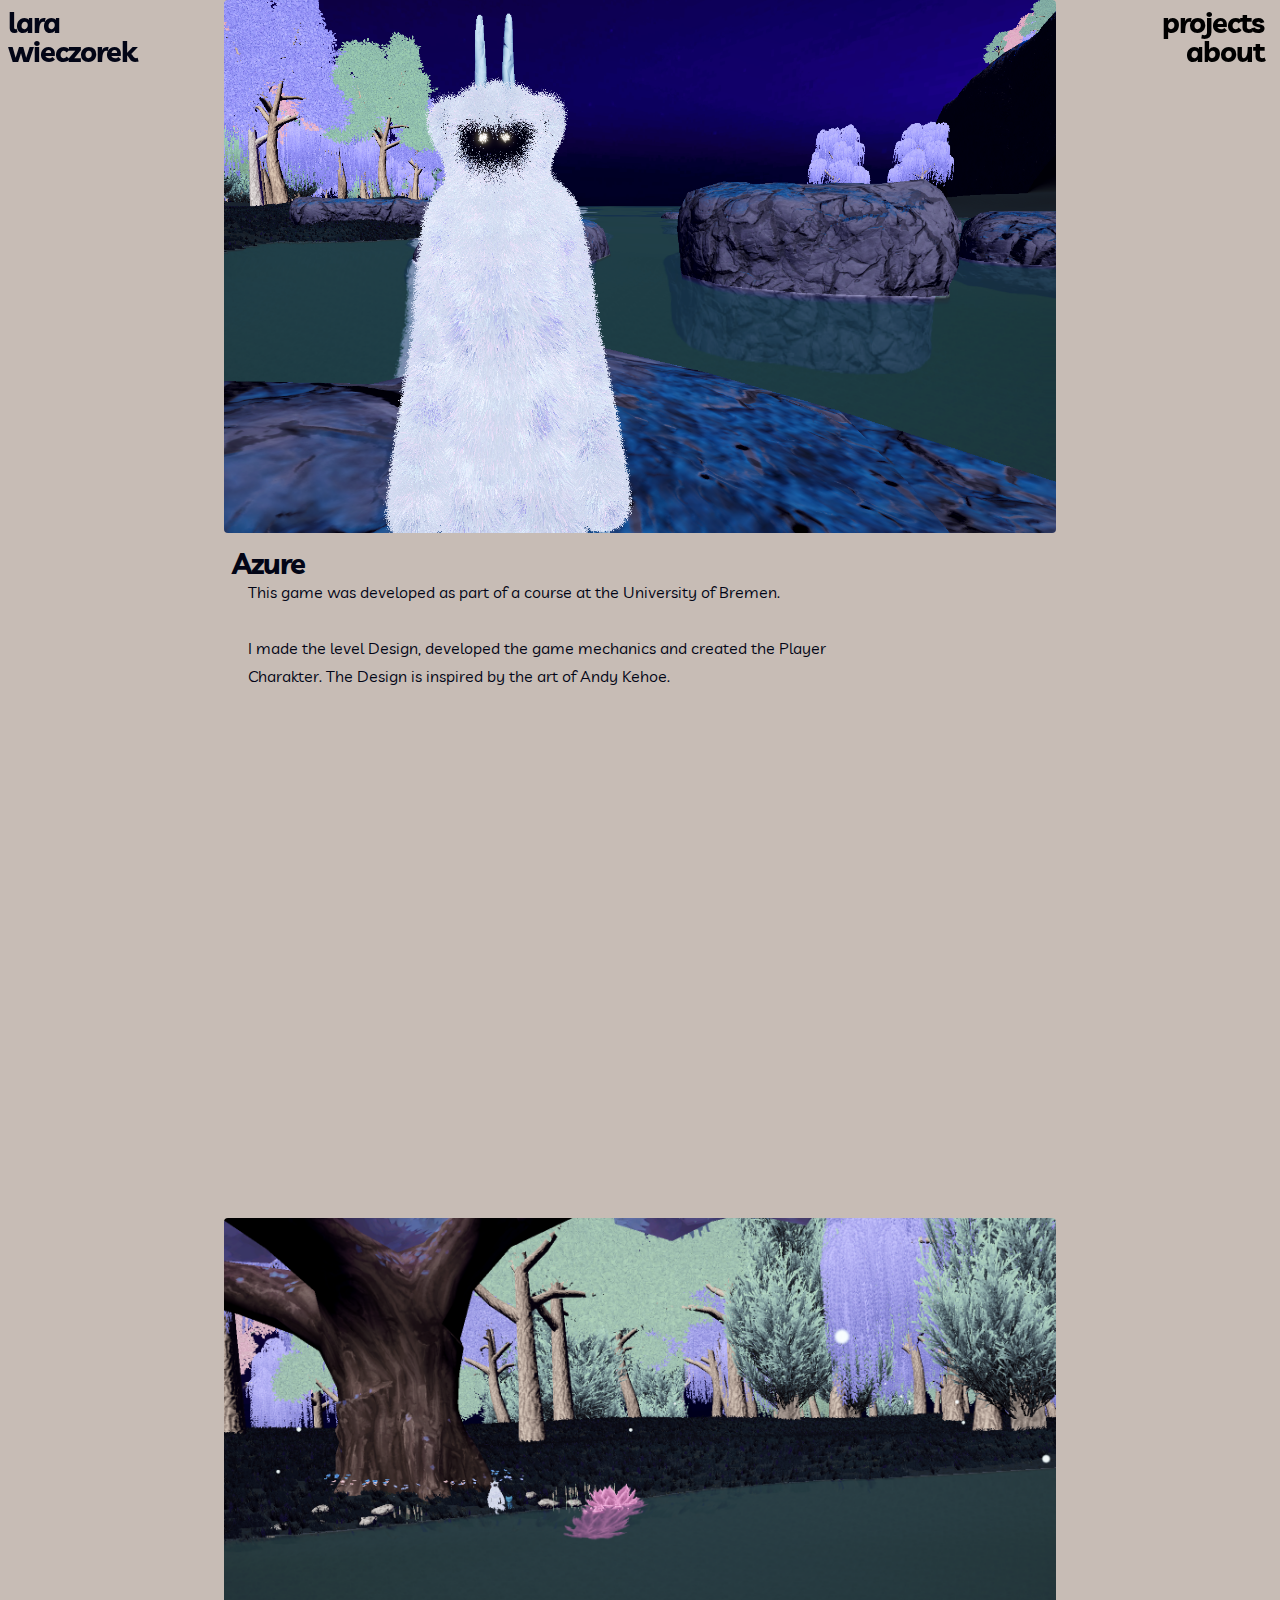
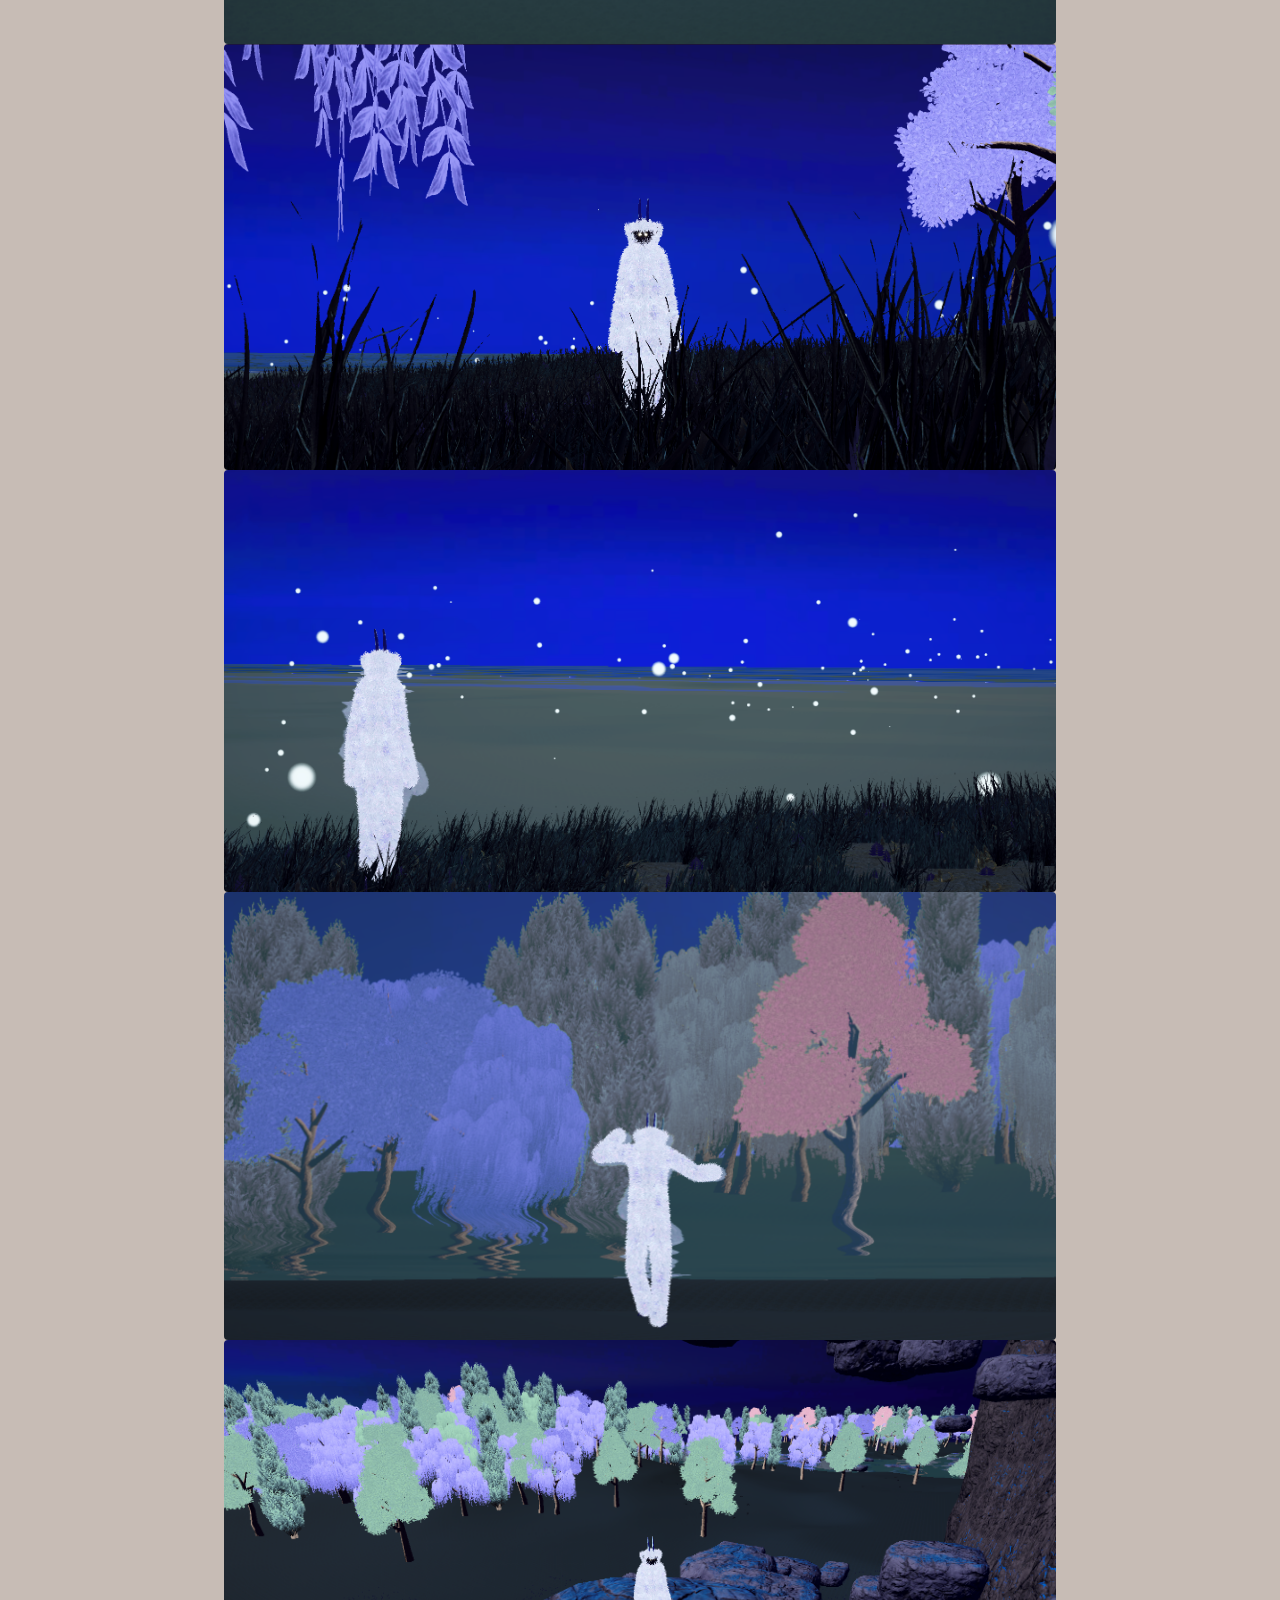
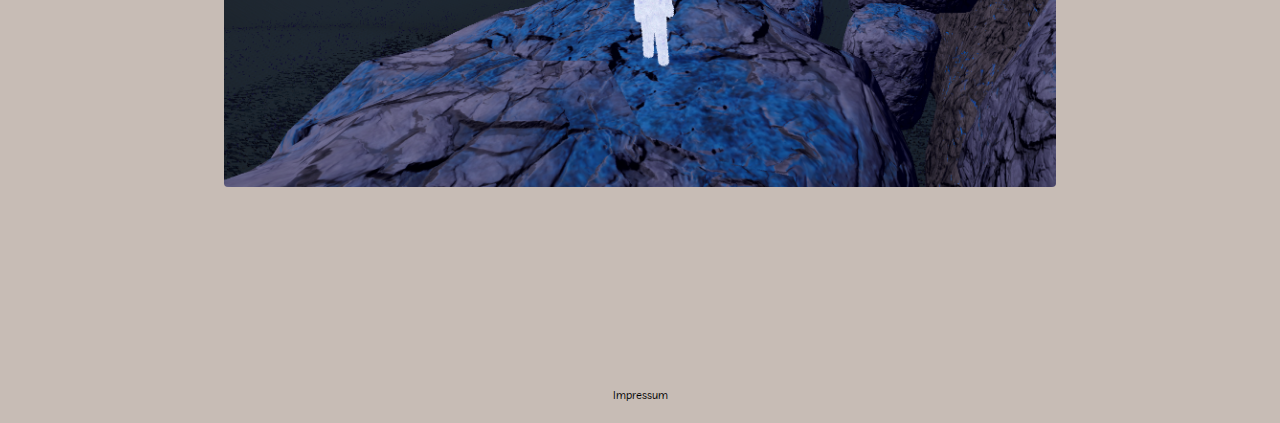
<file: Azure.html>
<!DOCTYPE HTML>
<!--
	Phantom by HTML5 UP
	html5up.net | @ajlkn
	Free for personal and commercial use under the CCA 3.0 license (html5up.net/license)
-->



<html>
	<head>
		<title>
			Lara Wieczorek
		</title>

		<meta charset="utf-8" />
		<meta name="viewport" content="width=device-width, initial-scale=1, user-scalable=no" />
		<link rel="stylesheet" href="assets\css\main.css" />
	
	</head>


	<body class="is-preload">

		<!-- Name -->
		<div id="menu" class="menu left">
			<div class="inner">
				<h1>
					<a href="index.html">
					lara
					<br />
					wieczorek
				</a>
					
				</h1>
			</div>
		</div>

		<!-- Menu -->
		<nav id="menu" class="menu right">
			<ul>
				<h1>
				<li><a href="index.html">projects</a></li>
				<li><a href="about.html">about</a></li>
				</h1>
			</ul>
		</nav>


		<!-- Wrapper -->
		<div id="wrapper">
		
			<!-- Main -->
			<div id="main">
				<div class="inner">
					<span class="image main"><img src="Azure\Azure01.png" alt="" /></span>
			
			
			<div id="text">
					<h1>Azure</h1>
			
					<p>
						This game was developed as part of a course at the University of Bremen.
						<br> <br>
			
						I made the level Design, developed the game mechanics and created the Player Charakter. 
						The Design is inspired by the art of Andy Kehoe.
						<br>
					</p>		
			
			</div>


				
				<script src="https://fast.wistia.com/player.js" async></script>
				<script src="https://fast.wistia.com/embed/dcp6gxr0iw.js" async type="module"></script>
				<style>
					wistia-player[media-id='dcp6gxr0iw']:not(:defined) {
						background: center / contain no-repeat url('https://fast.wistia.com/embed/medias/dcp6gxr0iw/swatch');
						display: block;
						filter: blur(5px);
						padding-top: 56.25%;
						
					}
				</style> <wistia-player media-id="dcp6gxr0iw" aspect="1.7777777777777777"></wistia-player>
				
				<br>
			
			
				<span class="image"><img src="Azure\Azure02.png" alt="" /></span>
				<span class="image"><img src="Azure\Azure03.png" alt="" /></span>
				<span class="image"><img src="Azure\Azure04.png" alt="" /></span>
				<span class="image"><img src="Azure\Azure05.png" alt="" /></span>
				<span class="image"><img src="Azure\Azure06.png" alt="" /></span>
			
			
			
			
			
			</div>
			</div>

				

				<!-- Footer -->
					<footer id="footer">
						<small><a href="Impress.html">Impressum</a></small>
					</footer>

			</div>

		<!-- Scripts -->
			<script src="assets/js/jquery.min.js"></script>
			<script src="assets/js/browser.min.js"></script>
			<script src="assets/js/breakpoints.min.js"></script>
			<script src="assets/js/util.js"></script>
			<script src="assets/js/main.js"></script>

	</body>
</html>
</file>
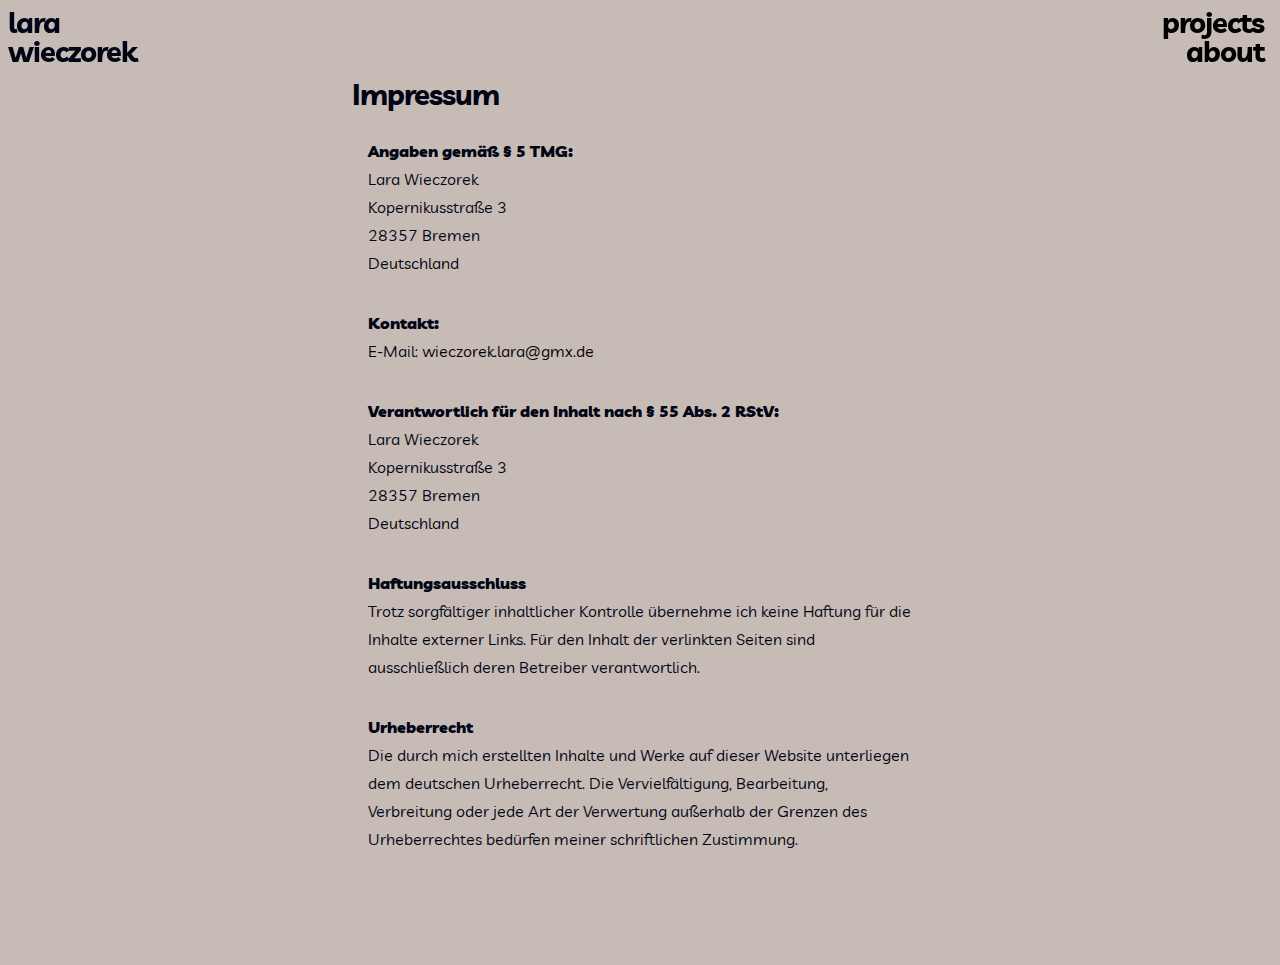
<file: Impress.html>
<!DOCTYPE HTML>




<html>
	<head>
		<title>
			Lara Wieczorek
		</title>

		<meta charset="utf-8" />
		<meta name="viewport" content="width=device-width, initial-scale=1, user-scalable=no" />
		<link rel="stylesheet" href="assets\css\main.css" />
			</head>


	<body class="is-preload">

		<!-- Name -->
		<div id="menu" class="menu left">
			<div class="inner">
				<h1>
					<a href="index.html">
					lara
					<br />
					wieczorek
				</a>
					
				</h1>
			</div>
		</div>

		<!-- Menu -->
		<nav id="menu" class="menu right">
			<ul>
				<h1>
				<li><a href="index.html">projects</a></li>
				<li><a href="about.html">about</a></li>
				</h1>
			</ul>
		</nav>


		<!-- Wrapper -->
			<div id="wrapper">

				<!-- Main -->
					<div id="main">
						<div class="impress">
							

							
							<h1>Impressum</h1>
							<br>

							<p><strong>Angaben gemäß § 5 TMG:</strong><br>
							Lara Wieczorek<br>
							Kopernikusstraße 3<br>
							28357 Bremen<br>
							Deutschland</p>

							<p> <strong>Kontakt:</strong><br>
							E-Mail: <a href="mailto:wieczorek.lara@gmx.de">wieczorek.lara@gmx.de</a><br>
							
							</p>

							<p><strong>Verantwortlich für den Inhalt nach § 55 Abs. 2 RStV:</strong><br>
							Lara Wieczorek<br>
							Kopernikusstraße 3<br>
							28357 Bremen<br>
							Deutschland</p>

							<p>
							<strong>Haftungsausschluss</strong> <br>
							
							Trotz sorgfältiger inhaltlicher Kontrolle übernehme ich keine Haftung für die Inhalte externer Links. 
							Für den Inhalt der verlinkten Seiten sind ausschließlich deren Betreiber verantwortlich.
							</p>

							<p>
							<strong>Urheberrecht</strong> <br>
							
							Die durch mich erstellten Inhalte und Werke auf dieser Website unterliegen dem deutschen Urheberrecht. 
							Die Vervielfältigung, Bearbeitung, Verbreitung oder jede Art der Verwertung außerhalb der Grenzen 
							des Urheberrechtes bedürfen meiner schriftlichen Zustimmung.
							</p>

							
														
		<!-- Scripts -->
			<script src="assets/js/jquery.min.js"></script>
			<script src="assets/js/browser.min.js"></script>
			<script src="assets/js/breakpoints.min.js"></script>
			<script src="assets/js/util.js"></script>
			<script src="assets/js/main.js"></script>

	</body>
</html>
</file>
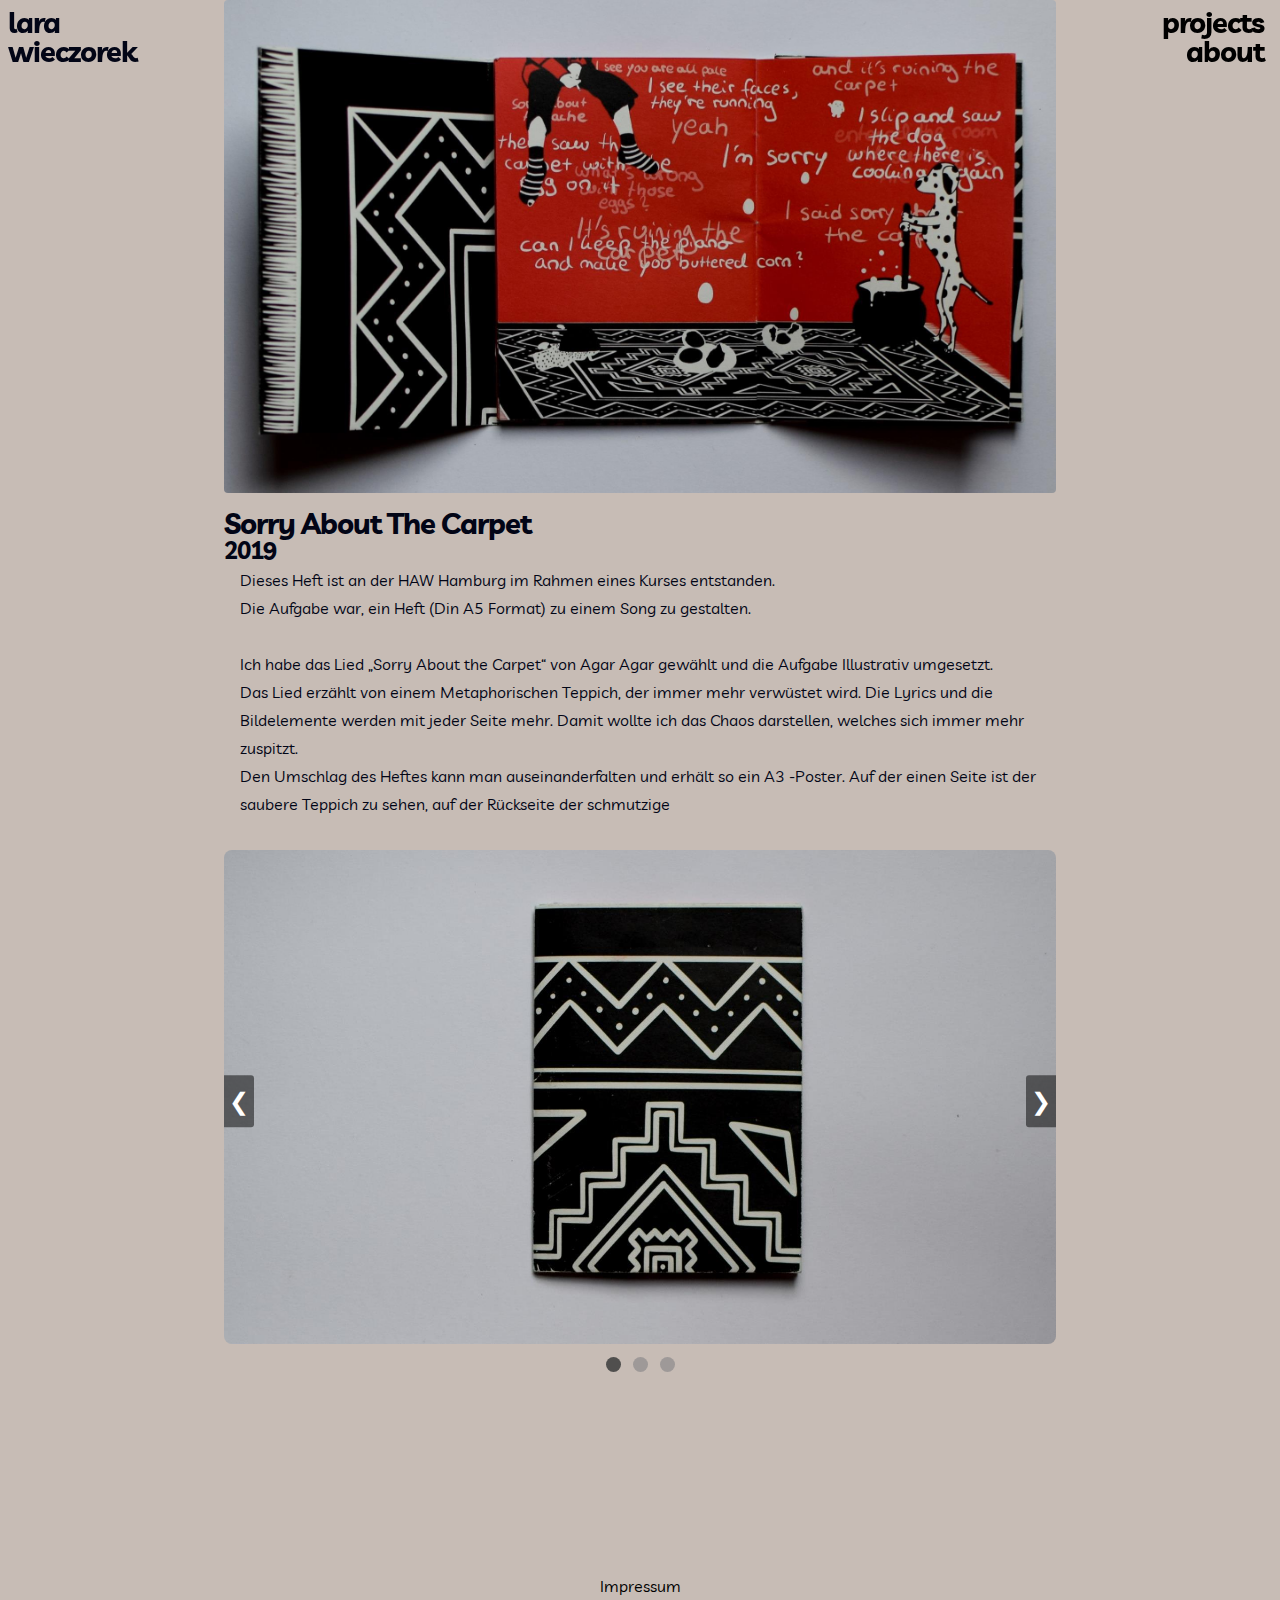
<file: SorryAboutTheCarpet.html>
<!DOCTYPE HTML>
<!--
	Phantom by HTML5 UP
	html5up.net | @ajlkn
	Free for personal and commercial use under the CCA 3.0 license (html5up.net/license)
-->



<html>
	<head>
		<title>
			Lara Wieczorek
		</title>

		<meta charset="utf-8" />
		<meta name="viewport" content="width=device-width, initial-scale=1, user-scalable=no" />
		<link rel="stylesheet" href="assets\css\main.css" />
			</head>


	<body class="is-preload">

		<!-- Name -->
		<div id="menu" class="menu left">
			<div class="inner">
				<h1>
					<a href="index.html">
					lara
					<br />
					wieczorek
				</a>
					
				</h1>
			</div>
		</div>

		<!-- Menu -->
		<nav id="menu" class="menu right">
			<ul>
				<h1>
				<li><a href="index.html">projects</a></li>
				<li><a href="about.html">about</a></li>
				</h1>
			</ul>
		</nav>


		<!-- Wrapper -->
			<div id="wrapper">

				<!-- Main -->
					<div id="main">
						<div class="inner">
							<span class="image main"><img src="Sorry about the carpet\Carpet12.jpg" alt="" /></span>

							
							
							<h1>Sorry About The Carpet</h1>
							<h3>2019</h3>

							<p> 			
								Dieses Heft ist an der HAW Hamburg im Rahmen eines Kurses entstanden.
								<br>
								Die Aufgabe war, ein Heft (Din A5 Format) zu einem Song zu gestalten.
								<br> <br>
								Ich habe das Lied „Sorry About the Carpet“ von Agar Agar gewählt und die Aufgabe Illustrativ umgesetzt. 
								<br>
								Das Lied erzählt
								von einem Metaphorischen Teppich, der immer mehr verwüstet wird. Die Lyrics und die Bildelemente werden mit jeder Seite
								mehr. Damit wollte ich das Chaos darstellen, welches sich immer mehr zuspitzt.
								<br>
								Den Umschlag des Heftes kann man auseinanderfalten und erhält so ein A3 -Poster. Auf der einen Seite ist der saubere
								Teppich zu sehen, auf der Rückseite der schmutzige
							</p>

							<!-- <section class="image-text"> -->
							
							
						

							<div class="slideshow-container">
									<div class="slide fade">
										<img src="Sorry about the carpet\Carpet01.jpg" alt="Image 1">
									</div>
									<div class="slide fade">
										<img src="Sorry about the carpet\Carpet02.jpg" alt="Image 2">
									</div>
									<div class="slide fade">
										<img src="Sorry about the carpet\Carpet03.jpg" alt="Image 3">
									</div>
									<div class="slide fade">
										<img src="Sorry about the carpet\Carpet04.jpg" alt="Image 1">
									</div>
									<div class="slide fade">
										<img src="Sorry about the carpet\Carpet05.jpg" alt="Image 2">
									</div>
									<div class="slide fade">
										<img src="Sorry about the carpet\Carpet06.jpg" alt="Image 3">
									</div>
									<div class="slide fade">
										<img src="Sorry about the carpet\Carpet07.jpg" alt="Image 1">
									</div>
									<div class="slide fade">
										<img src="Sorry about the carpet\Carpet08.jpg" alt="Image 2">
									</div>
									<div class="slide fade">
										<img src="Sorry about the carpet\Carpet09.jpg" alt="Image 3">
									</div>
									<div class="slide fade">
										<img src="Sorry about the carpet\Carpet10.jpg" alt="Image 1">
									</div>
									<div class="slide fade">
										<img src="Sorry about the carpet\Carpet11.jpg" alt="Image 2">
									</div>
									<div class="slide fade">
										<img src="Sorry about the carpet\Carpet12.jpg" alt="Image 3">
									</div>
									<div class="slide fade">
										<img src="Sorry about the carpet\Carpet13.jpg" alt="Image 1">
									</div>
									<div class="slide fade">
										<img src="Sorry about the carpet\Carpet14.jpg" alt="Image 2">
									</div>
									<div class="slide fade">
										<img src="Sorry about the carpet\Carpet15.jpg" alt="Image 3">
									</div>
									
									

									<!-- Navigation buttons -->
									<a class="prev" onclick="plusSlides(-1)">❮</a>
									<a class="next" onclick="plusSlides(1)">❯</a>
								</div>

								<!-- Dots -->
								<div style="text-align:center">
									<span class="dot" onclick="currentSlide(1)"></span>
									<span class="dot" onclick="currentSlide(2)"></span>
									<span class="dot" onclick="currentSlide(3)"></span>
								</div>
						
						</div>
						
					</div>

				

				<!-- Footer -->
					<footer id="footer">
						<a href="Impress.html">Impressum</a>
					</footer>

			</div>

		<!-- Scripts -->
			<script src="assets/js/jquery.min.js"></script>
			<script src="assets/js/browser.min.js"></script>
			<script src="assets/js/breakpoints.min.js"></script>
			<script src="assets/js/util.js"></script>
			<script src="assets/js/main.js"></script>

	</body>
</html>
</file>
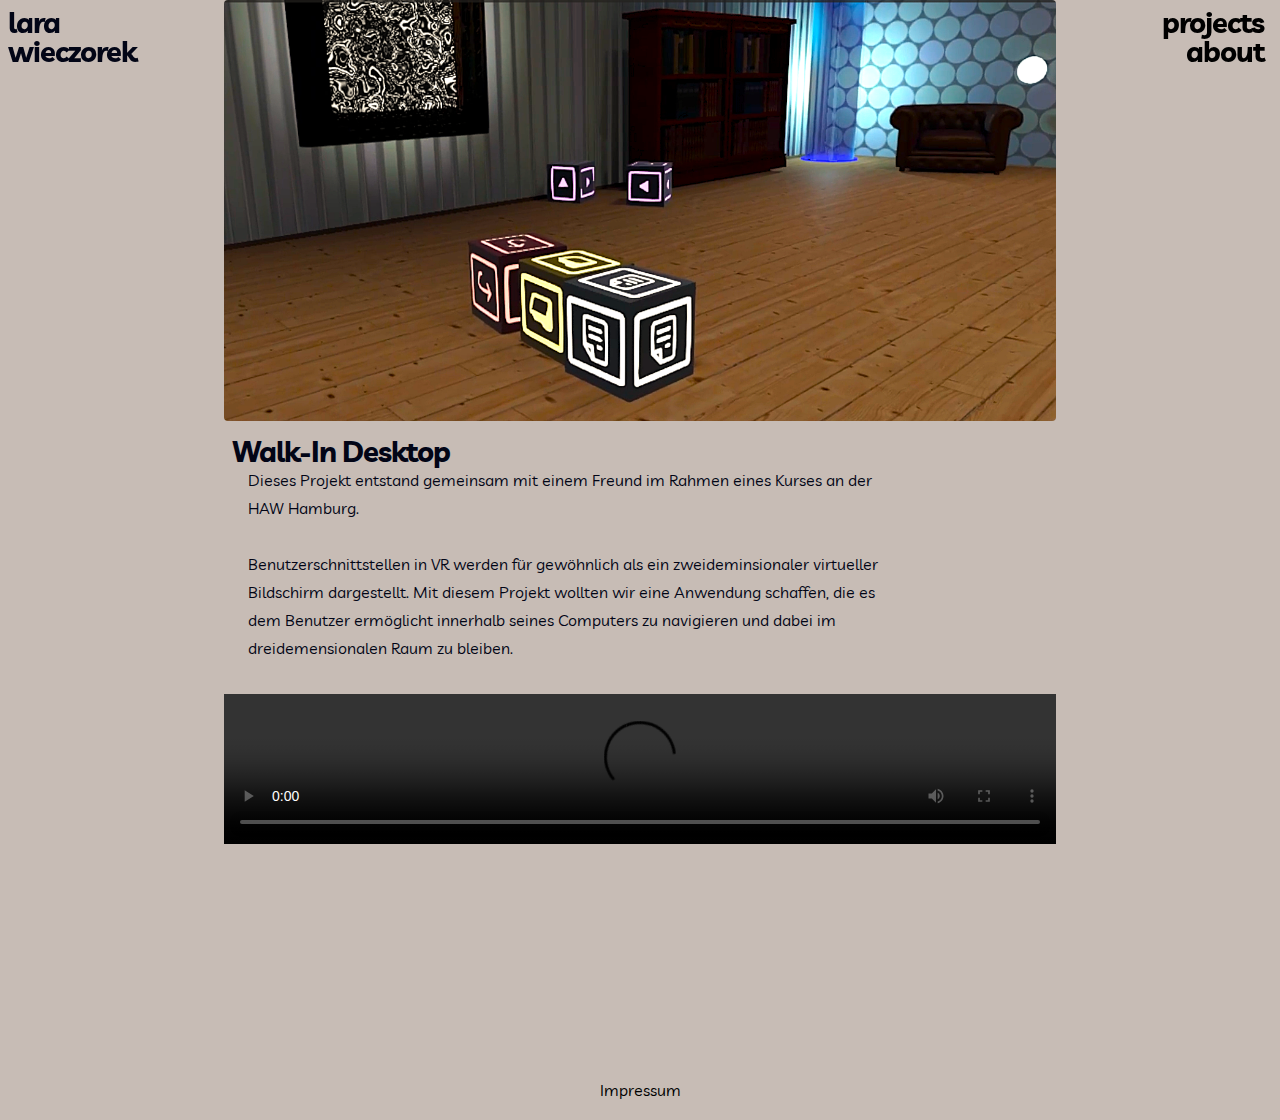
<file: WalkInDesktop.html>
<!DOCTYPE HTML>
<!--
	Phantom by HTML5 UP
	html5up.net | @ajlkn
	Free for personal and commercial use under the CCA 3.0 license (html5up.net/license)
-->



<html>
	<head>
		<title>
			Lara Wieczorek
		</title>

		<meta charset="utf-8" />
		<meta name="viewport" content="width=device-width, initial-scale=1, user-scalable=no" />
		<link rel="stylesheet" href="assets\css\main.css" />
	
	</head>


	<body class="is-preload">

		<!-- Name -->
		<div id="menu" class="menu left">
			<div class="inner">
				<h1>
					<a href="index.html">
					lara
					<br />
					wieczorek
				</a>
					
				</h1>
			</div>
		</div>

		<!-- Menu -->
		<nav id="menu" class="menu right">
			<ul>
				<h1>
				<li><a href="index.html">projects</a></li>
				<li><a href="about.html">about</a></li>
				</h1>
			</ul>
		</nav>


		<!-- Wrapper -->
			<div id="wrapper">

				<!-- Main -->
					<div id="main">
						<div class="inner">
							<span class="image main"><img src="Walk-In Desktop\Screenshot 2025-08-03 210626.png" alt="" /></span>

							
							<div id="text">
							<h1>Walk-In Desktop</h1>
							
							<p>
								Dieses Projekt entstand gemeinsam mit einem Freund im Rahmen eines Kurses an der HAW Hamburg. 
								<br> <br>
								Benutzerschnittstellen in VR werden für gewöhnlich als ein zweideminsionaler virtueller Bildschirm dargestellt. Mit
								diesem Projekt wollten wir eine Anwendung schaffen, die es dem Benutzer ermöglicht innerhalb seines Computers zu
								navigieren und dabei im dreidemensionalen Raum zu bleiben.
							</p>
							
							</div>
								



							<article>
								<div class="video">
									<video width="100%" controls>
										<source src="Walk-In Desktop\walk-in desktop.mp4" type="video/mp4">
										Your browser does not support the video tag.
									</video>

								
								</div>
								
							</article>

						
							
						</div>
						
					</div>

				

				<!-- Footer -->
					<footer id="footer">
						<a href="Impress.html">Impressum</a>
					</footer>

			</div>

		<!-- Scripts -->
			<script src="assets/js/jquery.min.js"></script>
			<script src="assets/js/browser.min.js"></script>
			<script src="assets/js/breakpoints.min.js"></script>
			<script src="assets/js/util.js"></script>
			<script src="assets/js/main.js"></script>

	</body>
</html>
</file>
